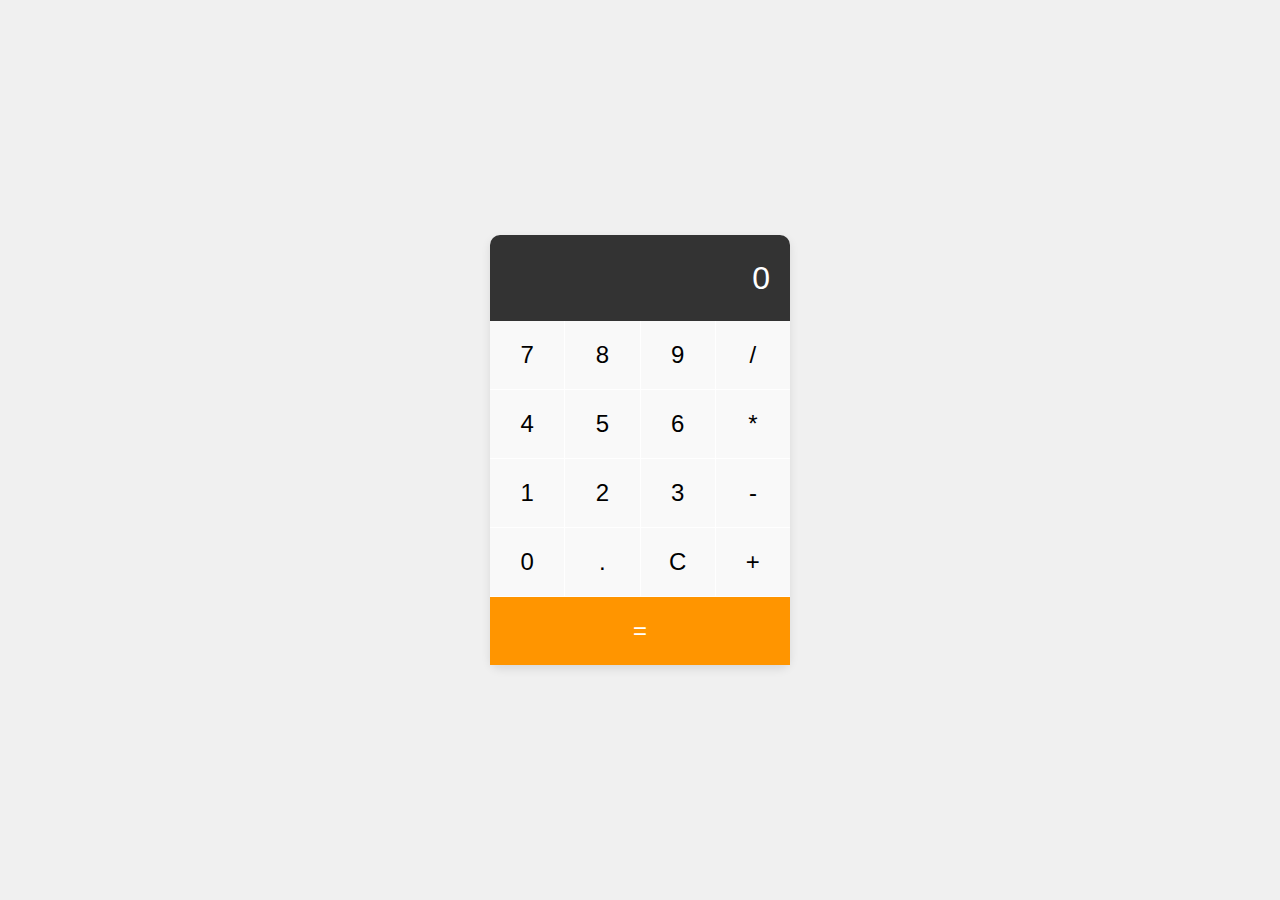
<file: task-3:Calculator/index.html>
<!DOCTYPE html>
<html lang="en">
<head>
  <meta charset="UTF-8">
  <meta name="viewport" content="width=device-width, initial-scale=1.0">
  <title>Basic Calculator</title>
  <link rel="stylesheet" href="styles.css">
</head>
<body>
  <div class="calculator">
    <div class="display" id="display">0</div>
    <div class="buttons">
      <button class="button" data-value="7">7</button>
      <button class="button" data-value="8">8</button>
      <button class="button" data-value="9">9</button>
      <button class="button" data-value="/">/</button>
      <button class="button" data-value="4">4</button>
      <button class="button" data-value="5">5</button>
      <button class="button" data-value="6">6</button>
      <button class="button" data-value="*">*</button>
      <button class="button" data-value="1">1</button>
      <button class="button" data-value="2">2</button>
      <button class="button" data-value="3">3</button>
      <button class="button" data-value="-">-</button>
      <button class="button" data-value="0">0</button>
      <button class="button" data-value=".">.</button>
      <button class="button" data-value="C">C</button>
      <button class="button" data-value="+">+</button>
      <button class="button equal" data-value="=">=</button>
    </div>
  </div>
  <script src="script.js"></script>
</body>
</html>
</file>
<file: task-3:Calculator/styles.css>
body {
    display: flex;
    justify-content: center;
    align-items: center;
    height: 100vh;
    margin: 0;
    background-color: #f0f0f0;
    font-family: Arial, sans-serif;
  }
  
  .calculator {
    display: grid;
    grid-template-rows: 1fr 4fr;
    width: 300px;
    background-color: #fff;
    border-radius: 10px;
    box-shadow: 0 4px 10px rgba(0, 0, 0, 0.1);
  }
  
  .display {
    grid-row: 1 / 2;
    background-color: #333;
    color: #fff;
    font-size: 2rem;
    display: flex;
    justify-content: flex-end;
    align-items: center;
    padding: 0 20px;
    border-top-left-radius: 10px;
    border-top-right-radius: 10px;
  }
  
  .buttons {
    grid-row: 2 / 3;
    display: grid;
    grid-template-columns: repeat(4, 1fr);
    gap: 1px;
  }
  
  .button {
    background-color: #f9f9f9;
    border: none;
    padding: 20px;
    font-size: 1.5rem;
    cursor: pointer;
    transition: background-color 0.2s;
  }
  
  .button:hover {
    background-color: #e0e0e0;
  }
  
  .equal {
    grid-column: span 4;
    background-color: #ff9500;
    color: white;
  }
  
  .equal:hover {
    background-color: #e68900;
  }
</file>
